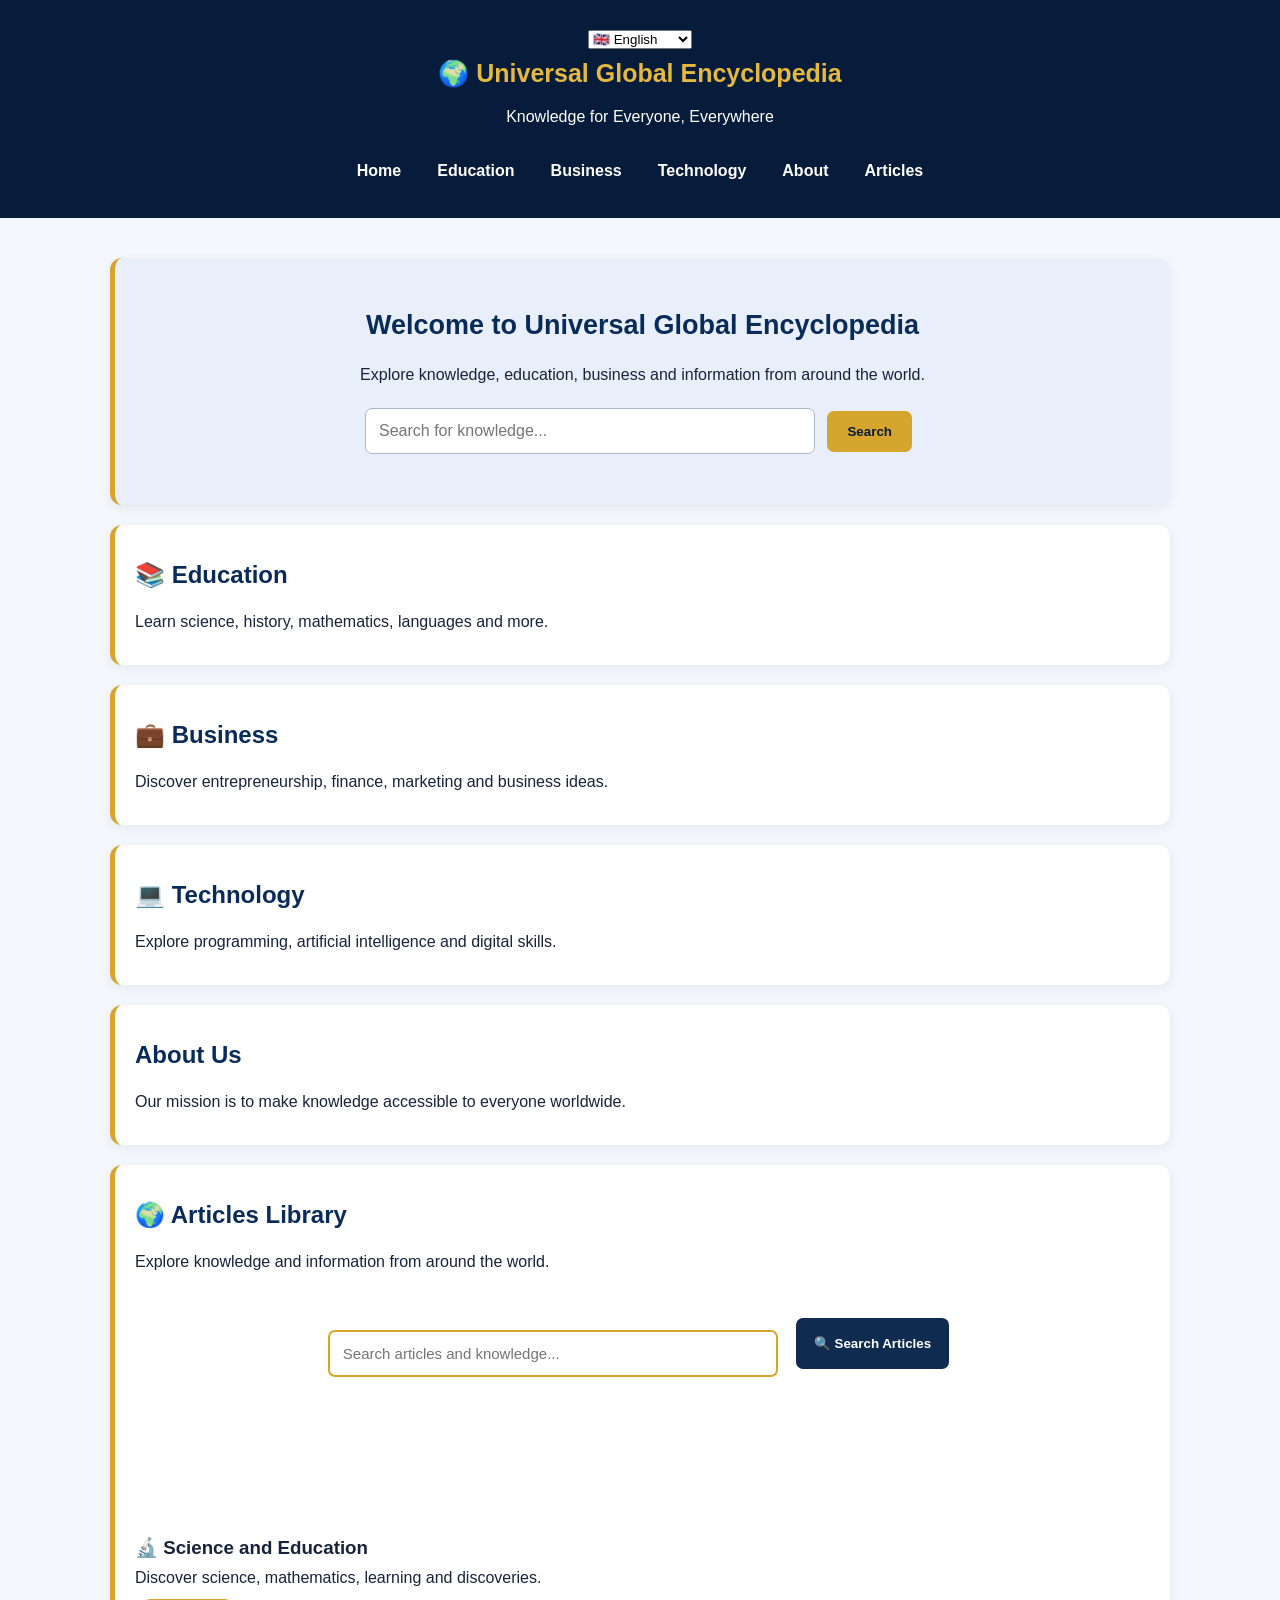
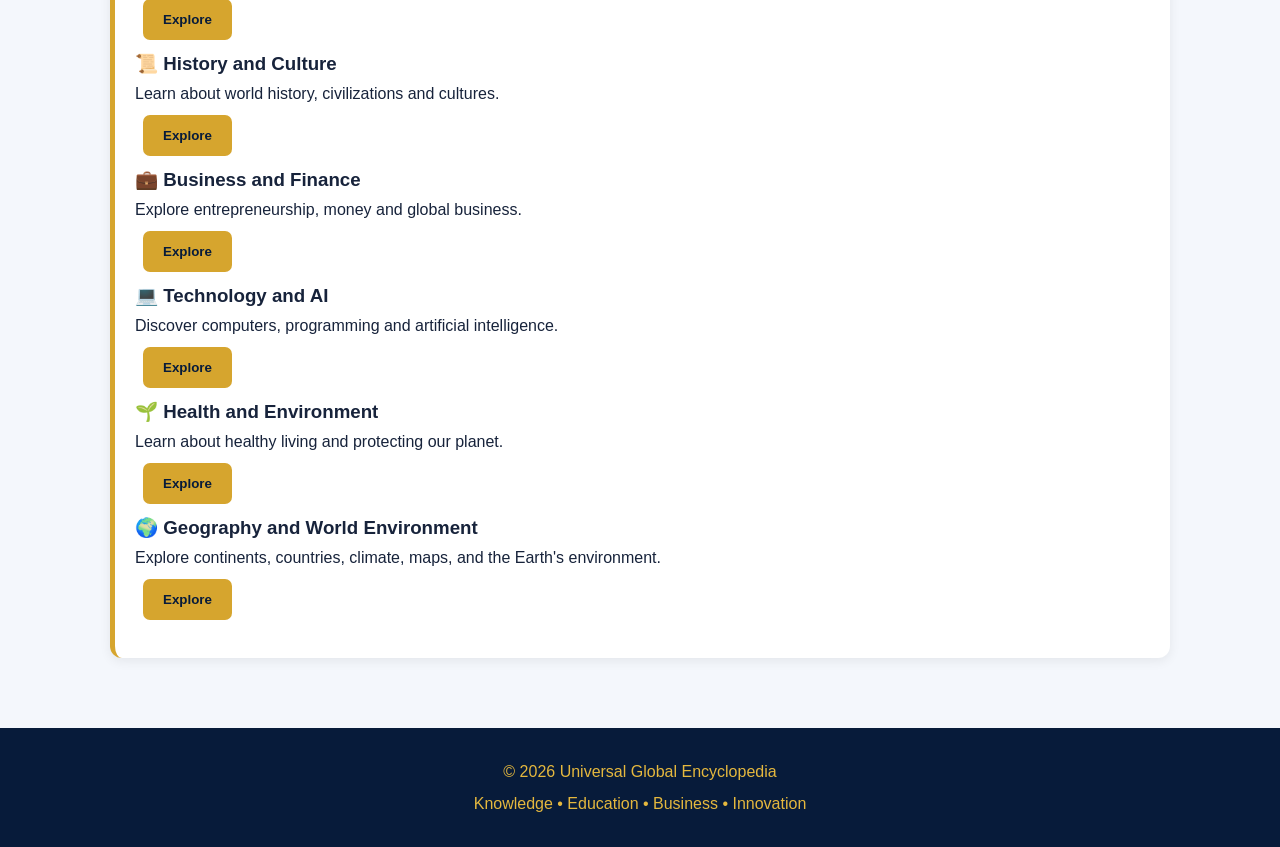
<file: index.html>
<!DOCTYPE html>
<html lang="en">
<head>
    
<head>
    <meta charset="UTF-8">

    <meta name="viewport" content="width=device-width, initial-scale=1.0">

    <title>Universal Global Encyclopedia | Knowledge for Everyone</title>

    <meta name="description" content="Universal Global Encyclopedia (UGE) is an educational platform providing knowledge, technology, programming, science, business, agriculture, electronics and digital innovation resources for everyone.">

    <meta name="robots" content="index, follow">

    <meta name="author" content="Universal Global Encyclopedia">

    <meta name="theme-color" content="#101827">

    <link rel="canonical" href="https://osmanmsukwa32-ai.github.io/Universal-Global-Encyclopedia.-Bs/">

    <!-- Open Graph SEO -->
    <meta property="og:type" content="website">
    <meta property="og:title" content="Universal Global Encyclopedia">
    <meta property="og:description" content="Knowledge for Everyone, Everywhere. Explore education, science, technology, business and innovation.">
    <meta property="og:url" content="https://osmanmsukwa32-ai.github.io/Universal-Global-Encyclopedia.-Bs/">

    <!-- Twitter Card -->
    <meta name="twitter:card" content="summary">
    <meta name="twitter:title" content="Universal Global Encyclopedia">
    <meta name="twitter:description" content="Knowledge for Everyone, Everywhere.">

    <link rel="stylesheet" href="style.css">
</head>

</head>
<body>

    <header>
      <select id="languageSelect" onchange="changeLanguage()">
    <option value="en">🇬🇧 English</option>
    <option value="ny">🇲🇼 Chichewa</option>
    <option value="fr">🇫🇷 Français</option>
    <option value="sw">🇰🇪 Kiswahili</option>
    <option value="es">🇪🇸 Español</option>
    <option value="pt">🇵🇹 Português</option>
    <option value="ar">🇸🇦 العربية</option>
</select>
        <h1>🌍 Universal Global Encyclopedia</h1>
        <p>Knowledge for Everyone, Everywhere</p>

        <nav>
            <a href="#home">Home</a>
            <a href="#education">Education</a>
            <a href="#business">Business</a>
            <a href="#technology">Technology</a>
            <a href="#about">About</a>
          <a href="#articles">Articles</a>
        </nav>
    </header>

    <main>
        <section id="home">
            <h2>Welcome to Universal Global Encyclopedia</h2>
            <p>Explore knowledge, education, business and information from around the world.</p>

            <input type="search" id="searchInput"
                placeholder="Search for knowledge...">
            <button onclick="searchWebsite()">Search</button>
            <p id="searchResult"></p>
        </section>

        <section id="education">
            <h2>📚 Education</h2>
            <p>Learn science, history, mathematics, languages and more.</p>
        </section>

        <section id="business">
            <h2>💼 Business</h2>
            <p>Discover entrepreneurship, finance, marketing and business ideas.</p>
        </section>

        <section id="technology">
            <h2>💻 Technology</h2>
            <p>Explore programming, artificial intelligence and digital skills.</p>
        </section>

        <section id="about">
            <h2>About Us</h2>
            <p>Our mission is to make knowledge accessible to everyone worldwide.</p>
        </section>
      <!-- ARTICLES LIBRARY -->

<section id="articles">
    <h2>🌍 Articles Library</h2>

    <p>
        Explore knowledge and information from around the world.
    </p>

<!-- ARTICLES SEARCH -->

<div class="article-search">
    <input
        type="text"
        id="articleSearchInput"
        placeholder="Search articles and knowledge..."
    >

    <button onclick="searchArticles()">
        🔍 Search Articles
    </button>
</div>

<div id="articleSearchResults"></div>
  
<!-- ARTICLE READING AREA -->

<div id="articleReader">
</div>


    <div class="articles-container">

        <div class="article-card">
            <h3>🔬 Science and Education</h3>
            <p>Discover science, mathematics, learning and discoveries.</p>
            <button onclick="showArticle('science')">
                Explore
            </button>
        </div>

        <div class="article-card">
            <h3>📜 History and Culture</h3>
            <p>Learn about world history, civilizations and cultures.</p>
            <button onclick="showArticle('history')">
                Explore
            </button>
        </div>

        <div class="article-card">
            <h3>💼 Business and Finance</h3>
            <p>Explore entrepreneurship, money and global business.</p>
            <button onclick="showArticle('business')">
                Explore
            </button>
        </div>

        <div class="article-card">
            <h3>💻 Technology and AI</h3>
            <p>Discover computers, programming and artificial intelligence.</p>
            <button onclick="showArticle('technology')">
                Explore
            </button>
        </div>

        <div class="article-card">
            <h3>🌱 Health and Environment</h3>
            <p>Learn about healthy living and protecting our planet.</p>
            <button onclick="showArticle('environment')">
                Explore
            </button>
        </div>

      
<div class="article-card">
    <h3>🌍 Geography and World Environment</h3>
    <p>Explore continents, countries, climate, maps, and the Earth's environment.</p>
    <button onclick="showArticle('geography')">
        Explore
    </button>
</div>


    </div>

    <div id="articleResult"></div>
</section>

    </main>

    <footer>
        <p>© 2026 Universal Global Encyclopedia</p>
        <p>Knowledge • Education • Business • Innovation</p>
    </footer>

    <script src="script.js"></script>
</body>
</html>
</file>
<file: style.css>
/* UNIVERSAL GLOBAL ENCYCLOPEDIA */

* {
    margin: 0;
    padding: 0;
    box-sizing: border-box;
    scroll-behavior: smooth;
}

body {
    font-family: Arial, sans-serif;
    background: #f4f7fc;
    color: #17233b;
    line-height: 1.7;
}

/* HEADER */

header {
    background: #071b3a;
    color: white;
    text-align: center;
    padding: 25px 12px;
}

header h1 {
    color: #e5b83e;
    font-size: 25px;
    margin-bottom: 8px;
}

header p {
    color: #ffffff;
    margin-bottom: 18px;
}

/* NAVIGATION */

nav {
    display: flex;
    justify-content: center;
    flex-wrap: wrap;
    gap: 10px;
}

nav a {
    color: white;
    text-decoration: none;
    padding: 9px 13px;
    border-radius: 6px;
    font-weight: bold;
}

nav a:hover {
    background: #d6a52e;
    color: #071b3a;
}

/* MAIN CONTENT */

main {
    max-width: 1100px;
    margin: auto;
    padding: 20px;
}

section {
    background: white;
    padding: 30px 20px;
    margin: 20px 0;
    border-radius: 12px;
    border-left: 5px solid #d6a52e;
    box-shadow: 0 3px 12px rgba(0,0,0,0.07);
}

section h2 {
    color: #092b59;
    margin-bottom: 12px;
}

/* HOME SECTION */

#home {
    text-align: center;
    background: #e8effa;
    padding: 45px 20px;
}

#home h2 {
    font-size: 27px;
}

input {
    width: 70%;
    max-width: 450px;
    padding: 13px;
    margin-top: 20px;
    border: 1px solid #aab8cc;
    border-radius: 7px;
    font-size: 16px;
}

button {
    background: #d6a52e;
    color: #071b3a;
    border: none;
    padding: 13px 20px;
    margin: 8px;
    border-radius: 7px;
    font-weight: bold;
    cursor: pointer;
}

button:hover {
    background: #071b3a;
    color: white;
}

/* FOOTER */

footer {
    background: #071b3a;
    color: white;
    text-align: center;
    padding: 25px 10px;
    margin-top: 30px;
}

footer p {
    margin: 5px;
    color: #e5b83e;
}

/* MOBILE RESPONSIVE DESIGN */

@media (max-width: 600px) {

    header h1 {
        font-size: 21px;
    }

    nav {
        flex-direction: column;
        align-items: center;
    }

    nav a {
        width: 90%;
        background: #102b50;
    }

    input {
        width: 100%;
    }

    #home h2 {
        font-size: 22px;
    }

    section {
        padding: 22px 15px;
    }
}
/* UNIVERSAL GLOBAL ENCYCLOPEDIA */

* {
    margin: 0;
    padding: 0;
    box-sizing: border-box;
    scroll-behavior: smooth;
}

body {
    font-family: Arial, sans-serif;
    background: #f4f7fc;
    color: #17233b;
    line-height: 1.7;
}

/* HEADER */

header {
    background: #071b3a;
    color: white;
    text-align: center;
    padding: 25px 12px;
}

header h1 {
    color: #e5b83e;
    font-size: 25px;
    margin-bottom: 8px;
}

header p {
    color: #ffffff;
    margin-bottom: 18px;
}

/* NAVIGATION */

nav {
    display: flex;
    justify-content: center;
    flex-wrap: wrap;
    gap: 10px;
}

nav a {
    color: white;
    text-decoration: none;
    padding: 9px 13px;
    border-radius: 6px;
    font-weight: bold;
}

nav a:hover {
    background: #d6a52e;
    color: #071b3a;
}

/* MAIN CONTENT */

main {
    max-width: 1100px;
    margin: auto;
    padding: 20px;
}

section {
    background: white;
    padding: 30px 20px;
    margin: 20px 0;
    border-radius: 12px;
    border-left: 5px solid #d6a52e;
    box-shadow: 0 3px 12px rgba(0,0,0,0.07);
}

section h2 {
    color: #092b59;
    margin-bottom: 12px;
}

/* HOME SECTION */

#home {
    text-align: center;
    background: #e8effa;
    padding: 45px 20px;
}

#home h2 {
    font-size: 27px;
}

input {
    width: 70%;
    max-width: 450px;
    padding: 13px;
    margin-top: 20px;
    border: 1px solid #aab8cc;
    border-radius: 7px;
    font-size: 16px;
}

button {
    background: #d6a52e;
    color: #071b3a;
    border: none;
    padding: 13px 20px;
    margin: 8px;
    border-radius: 7px;
    font-weight: bold;
    cursor: pointer;
}

button:hover {
    background: #071b3a;
    color: white;
}

/* FOOTER */

footer {
    background: #071b3a;
    color: white;
    text-align: center;
    padding: 25px 10px;
    margin-top: 30px;
}

footer p {
    margin: 5px;
    color: #e5b83e;
}

/* MOBILE RESPONSIVE DESIGN */

@media (max-width: 600px) {

    header h1 {
        font-size: 21px;
    }

    nav {
        flex-direction: column;
        align-items: center;
    }

    nav a {
        width: 90%;
        background: #102b50;
    }

    input {
        width: 100%;
    }

    #home h2 {
        font-size: 22px;
    }

    section {
        padding: 22px 15px;
    }
}
/* LANGUAGE SELECTOR */

.language-box {
    display: flex;
    justify-content: center;
    align-items: center;
    gap: 10px;
    padding: 15px;
    background: #102b50;
    color: #ffffff;
}

.language-box label {
    font-weight: bold;
    color: #e5b83e;
}

.language-box select {
    padding: 10px 15px;
    border: 2px solid #d6a52e;
    border-radius: 7px;
    background: white;
    color: #071b3a;
    font-size: 15px;
    font-weight: bold;
    cursor: pointer;
}

.language-box select:focus {
    outline: 2px solid #e5b83e;
}

/* ARTICLE SEARCH RESULTS */

.article-search {
    max-width: 700px;
    margin: 25px auto;
    display: flex;
    flex-wrap: wrap;
    justify-content: center;
    gap: 10px;
    padding: 10px;
}

.article-search input {
    flex: 1;
    min-width: 200px;
    padding: 13px;
    border: 2px solid #d6a52e;
    border-radius: 7px;
    font-size: 15px;
}

.article-search button {
    padding: 13px 18px;
    background: #102b50;
    color: white;
    border: none;
    border-radius: 7px;
    cursor: pointer;
    font-weight: bold;
}

.article-search button:hover {
    background: #d6a52e;
    color: #102b50;
}

#articleSearchResults {
    max-width: 900px;
    margin: 20px auto;
    padding: 10px;
    display: grid;
    grid-template-columns: repeat(auto-fit, minmax(220px, 1fr));
    gap: 15px;
}

#articleSearchResults .article-card {
    text-align: left;
}

/* PROFESSIONAL ARTICLE READER */

#articleReader {
    max-width: 900px;
    margin: 30px auto;
    padding: 20px;
}

#articleReader .article-card {
    background: #ffffff;
    border: 2px solid #d6a52e;
    border-radius: 12px;
    padding: 25px;
    box-shadow: 0 5px 15px rgba(0, 0, 0, 0.10);
    text-align: left;
}

#articleReader h2 {
    color: #102b50;
    font-size: 26px;
    border-bottom: 2px solid #d6a52e;
    padding-bottom: 12px;
}

#articleReader p {
    color: #333333;
    font-size: 17px;
    line-height: 1.9;
    text-align: justify;
}

/* UGE Article References */

.article-references {
    margin-top: 15px;
    padding-left: 25px;
}

.article-references li {
    margin-bottom: 12px;
    line-height: 1.6;
}

.article-references a {
    color: #1d4ed8;
    text-decoration: none;
    font-weight: 500;
}

.article-references a:hover {
    color: #d4af37;
    text-decoration: underline;
}

#articleReader h3 {
    margin-top: 25px;
    color: #d4af37;
    border-bottom: 2px solid #d4af37;
    padding-bottom: 8px;
}
</file>
